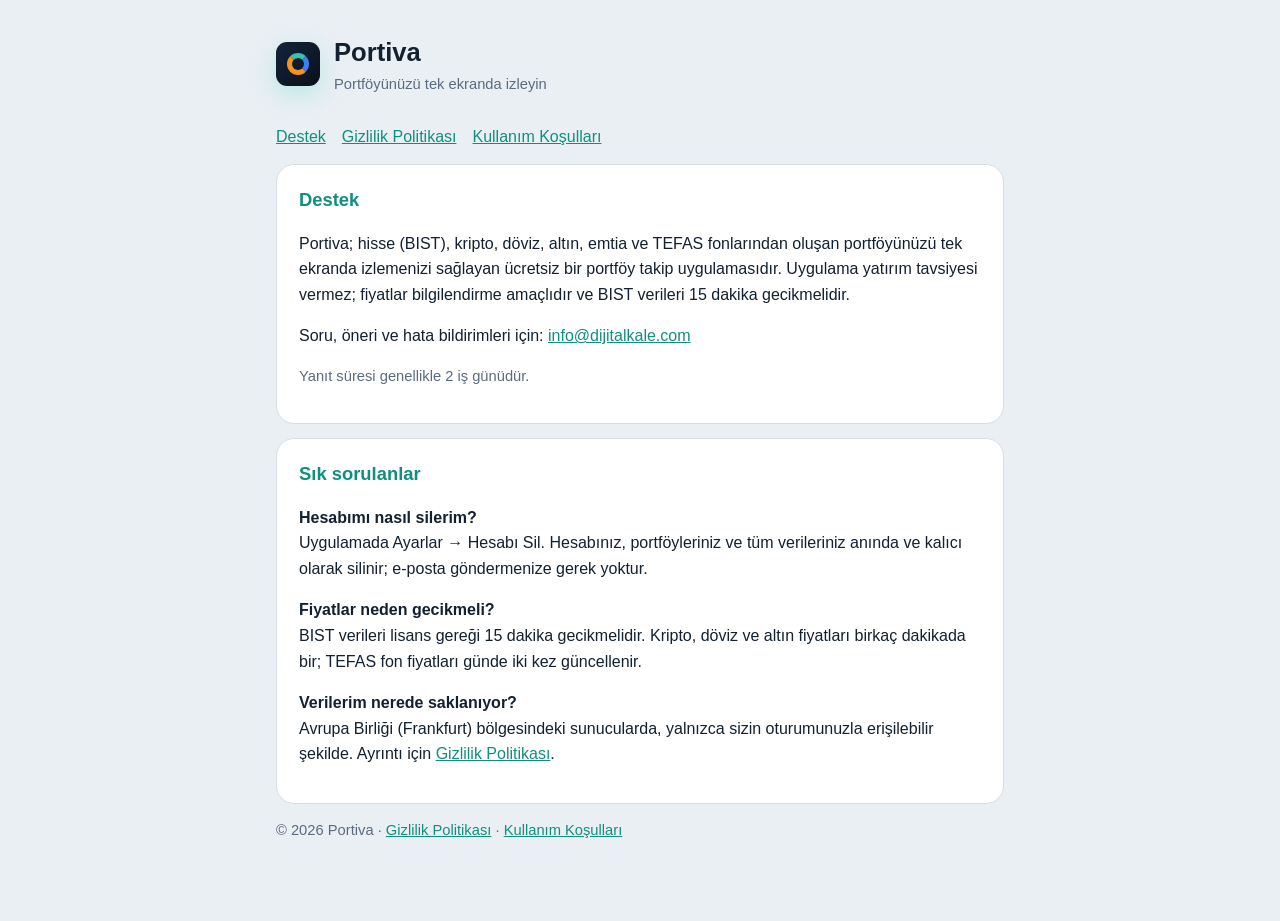
<file: index.html>
<!doctype html><html lang="tr"><head><meta charset="utf-8"><meta name="viewport" content="width=device-width,initial-scale=1">
<title>Portiva — Destek</title><link rel="stylesheet" href="stil.css"></head><body><main>
<header><div class="logo"><span></span></div><div><h1>Portiva</h1><div class="soluk">Portföyünüzü tek ekranda izleyin</div></div></header>
<nav><a href="./">Destek</a><a href="gizlilik.html">Gizlilik Politikası</a><a href="kullanim-kosullari.html">Kullanım Koşulları</a></nav>
<div class="kart"><h2 style="margin-top:0">Destek</h2>
<p>Portiva; hisse (BIST), kripto, döviz, altın, emtia ve TEFAS fonlarından oluşan portföyünüzü tek ekranda izlemenizi sağlayan ücretsiz bir portföy takip uygulamasıdır. Uygulama yatırım tavsiyesi vermez; fiyatlar bilgilendirme amaçlıdır ve BIST verileri 15 dakika gecikmelidir.</p>
<p>Soru, öneri ve hata bildirimleri için: <a href="mailto:info@dijitalkale.com">info@dijitalkale.com</a></p>
<p class="soluk">Yanıt süresi genellikle 2 iş günüdür.</p></div>
<div class="kart"><h2 style="margin-top:0">Sık sorulanlar</h2>
<p><strong>Hesabımı nasıl silerim?</strong><br>Uygulamada Ayarlar → Hesabı Sil. Hesabınız, portföyleriniz ve tüm verileriniz anında ve kalıcı olarak silinir; e-posta göndermenize gerek yoktur.</p>
<p><strong>Fiyatlar neden gecikmeli?</strong><br>BIST verileri lisans gereği 15 dakika gecikmelidir. Kripto, döviz ve altın fiyatları birkaç dakikada bir; TEFAS fon fiyatları günde iki kez güncellenir.</p>
<p><strong>Verilerim nerede saklanıyor?</strong><br>Avrupa Birliği (Frankfurt) bölgesindeki sunucularda, yalnızca sizin oturumunuzla erişilebilir şekilde. Ayrıntı için <a href="gizlilik.html">Gizlilik Politikası</a>.</p></div>
<p class="soluk">© 2026 Portiva · <a href="gizlilik.html">Gizlilik Politikası</a> · <a href="kullanim-kosullari.html">Kullanım Koşulları</a></p>
</main></body></html>
</file>
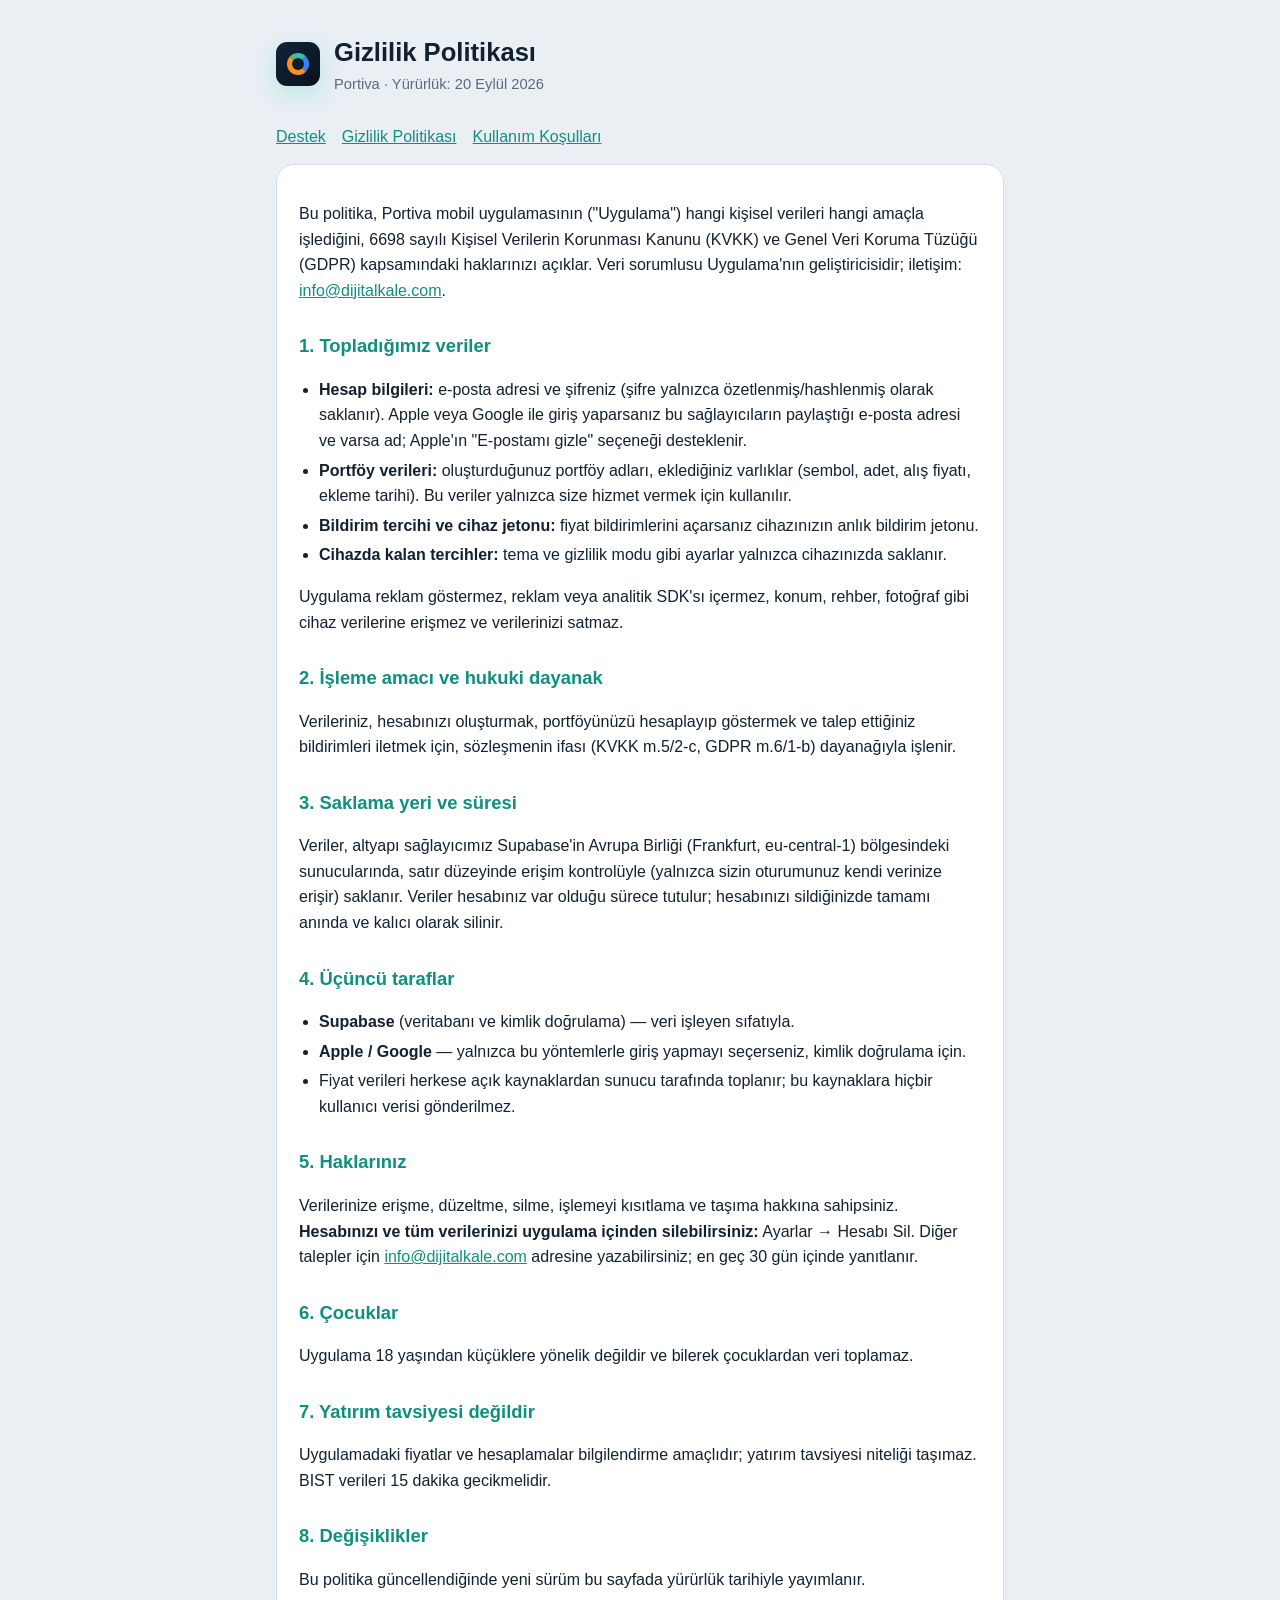
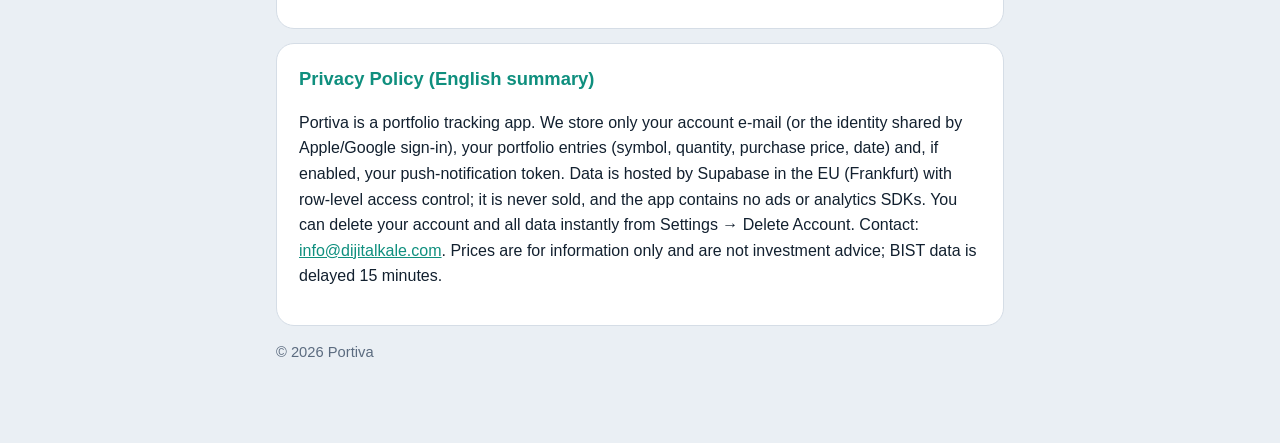
<file: gizlilik.html>
<!doctype html><html lang="tr"><head><meta charset="utf-8"><meta name="viewport" content="width=device-width,initial-scale=1">
<title>Portiva — Gizlilik Politikası</title><link rel="stylesheet" href="stil.css"></head><body><main>
<header><div class="logo"><span></span></div><div><h1>Gizlilik Politikası</h1><div class="soluk">Portiva · Yürürlük: 20 Eylül 2026</div></div></header>
<nav><a href="./">Destek</a><a href="gizlilik.html">Gizlilik Politikası</a><a href="kullanim-kosullari.html">Kullanım Koşulları</a></nav>
<div class="kart">
<p>Bu politika, Portiva mobil uygulamasının ("Uygulama") hangi kişisel verileri hangi amaçla işlediğini, 6698 sayılı Kişisel Verilerin Korunması Kanunu (KVKK) ve Genel Veri Koruma Tüzüğü (GDPR) kapsamındaki haklarınızı açıklar. Veri sorumlusu Uygulama'nın geliştiricisidir; iletişim: <a href="mailto:info@dijitalkale.com">info@dijitalkale.com</a>.</p>

<h2>1. Topladığımız veriler</h2>
<ul>
<li><strong>Hesap bilgileri:</strong> e-posta adresi ve şifreniz (şifre yalnızca özetlenmiş/hashlenmiş olarak saklanır). Apple veya Google ile giriş yaparsanız bu sağlayıcıların paylaştığı e-posta adresi ve varsa ad; Apple'ın "E-postamı gizle" seçeneği desteklenir.</li>
<li><strong>Portföy verileri:</strong> oluşturduğunuz portföy adları, eklediğiniz varlıklar (sembol, adet, alış fiyatı, ekleme tarihi). Bu veriler yalnızca size hizmet vermek için kullanılır.</li>
<li><strong>Bildirim tercihi ve cihaz jetonu:</strong> fiyat bildirimlerini açarsanız cihazınızın anlık bildirim jetonu.</li>
<li><strong>Cihazda kalan tercihler:</strong> tema ve gizlilik modu gibi ayarlar yalnızca cihazınızda saklanır.</li>
</ul>
<p>Uygulama reklam göstermez, reklam veya analitik SDK'sı içermez, konum, rehber, fotoğraf gibi cihaz verilerine erişmez ve verilerinizi satmaz.</p>

<h2>2. İşleme amacı ve hukuki dayanak</h2>
<p>Verileriniz, hesabınızı oluşturmak, portföyünüzü hesaplayıp göstermek ve talep ettiğiniz bildirimleri iletmek için, sözleşmenin ifası (KVKK m.5/2-c, GDPR m.6/1-b) dayanağıyla işlenir.</p>

<h2>3. Saklama yeri ve süresi</h2>
<p>Veriler, altyapı sağlayıcımız Supabase'in Avrupa Birliği (Frankfurt, eu-central-1) bölgesindeki sunucularında, satır düzeyinde erişim kontrolüyle (yalnızca sizin oturumunuz kendi verinize erişir) saklanır. Veriler hesabınız var olduğu sürece tutulur; hesabınızı sildiğinizde tamamı anında ve kalıcı olarak silinir.</p>

<h2>4. Üçüncü taraflar</h2>
<ul>
<li><strong>Supabase</strong> (veritabanı ve kimlik doğrulama) — veri işleyen sıfatıyla.</li>
<li><strong>Apple / Google</strong> — yalnızca bu yöntemlerle giriş yapmayı seçerseniz, kimlik doğrulama için.</li>
<li>Fiyat verileri herkese açık kaynaklardan sunucu tarafında toplanır; bu kaynaklara hiçbir kullanıcı verisi gönderilmez.</li>
</ul>

<h2>5. Haklarınız</h2>
<p>Verilerinize erişme, düzeltme, silme, işlemeyi kısıtlama ve taşıma hakkına sahipsiniz. <strong>Hesabınızı ve tüm verilerinizi uygulama içinden silebilirsiniz:</strong> Ayarlar → Hesabı Sil. Diğer talepler için <a href="mailto:info@dijitalkale.com">info@dijitalkale.com</a> adresine yazabilirsiniz; en geç 30 gün içinde yanıtlanır.</p>

<h2>6. Çocuklar</h2>
<p>Uygulama 18 yaşından küçüklere yönelik değildir ve bilerek çocuklardan veri toplamaz.</p>

<h2>7. Yatırım tavsiyesi değildir</h2>
<p>Uygulamadaki fiyatlar ve hesaplamalar bilgilendirme amaçlıdır; yatırım tavsiyesi niteliği taşımaz. BIST verileri 15 dakika gecikmelidir.</p>

<h2>8. Değişiklikler</h2>
<p>Bu politika güncellendiğinde yeni sürüm bu sayfada yürürlük tarihiyle yayımlanır.</p>
</div>

<div class="kart"><h2 style="margin-top:0">Privacy Policy (English summary)</h2>
<p>Portiva is a portfolio tracking app. We store only your account e-mail (or the identity shared by Apple/Google sign-in), your portfolio entries (symbol, quantity, purchase price, date) and, if enabled, your push-notification token. Data is hosted by Supabase in the EU (Frankfurt) with row-level access control; it is never sold, and the app contains no ads or analytics SDKs. You can delete your account and all data instantly from Settings → Delete Account. Contact: <a href="mailto:info@dijitalkale.com">info@dijitalkale.com</a>. Prices are for information only and are not investment advice; BIST data is delayed 15 minutes.</p></div>
<p class="soluk">© 2026 Portiva</p>
</main></body></html>
</file>
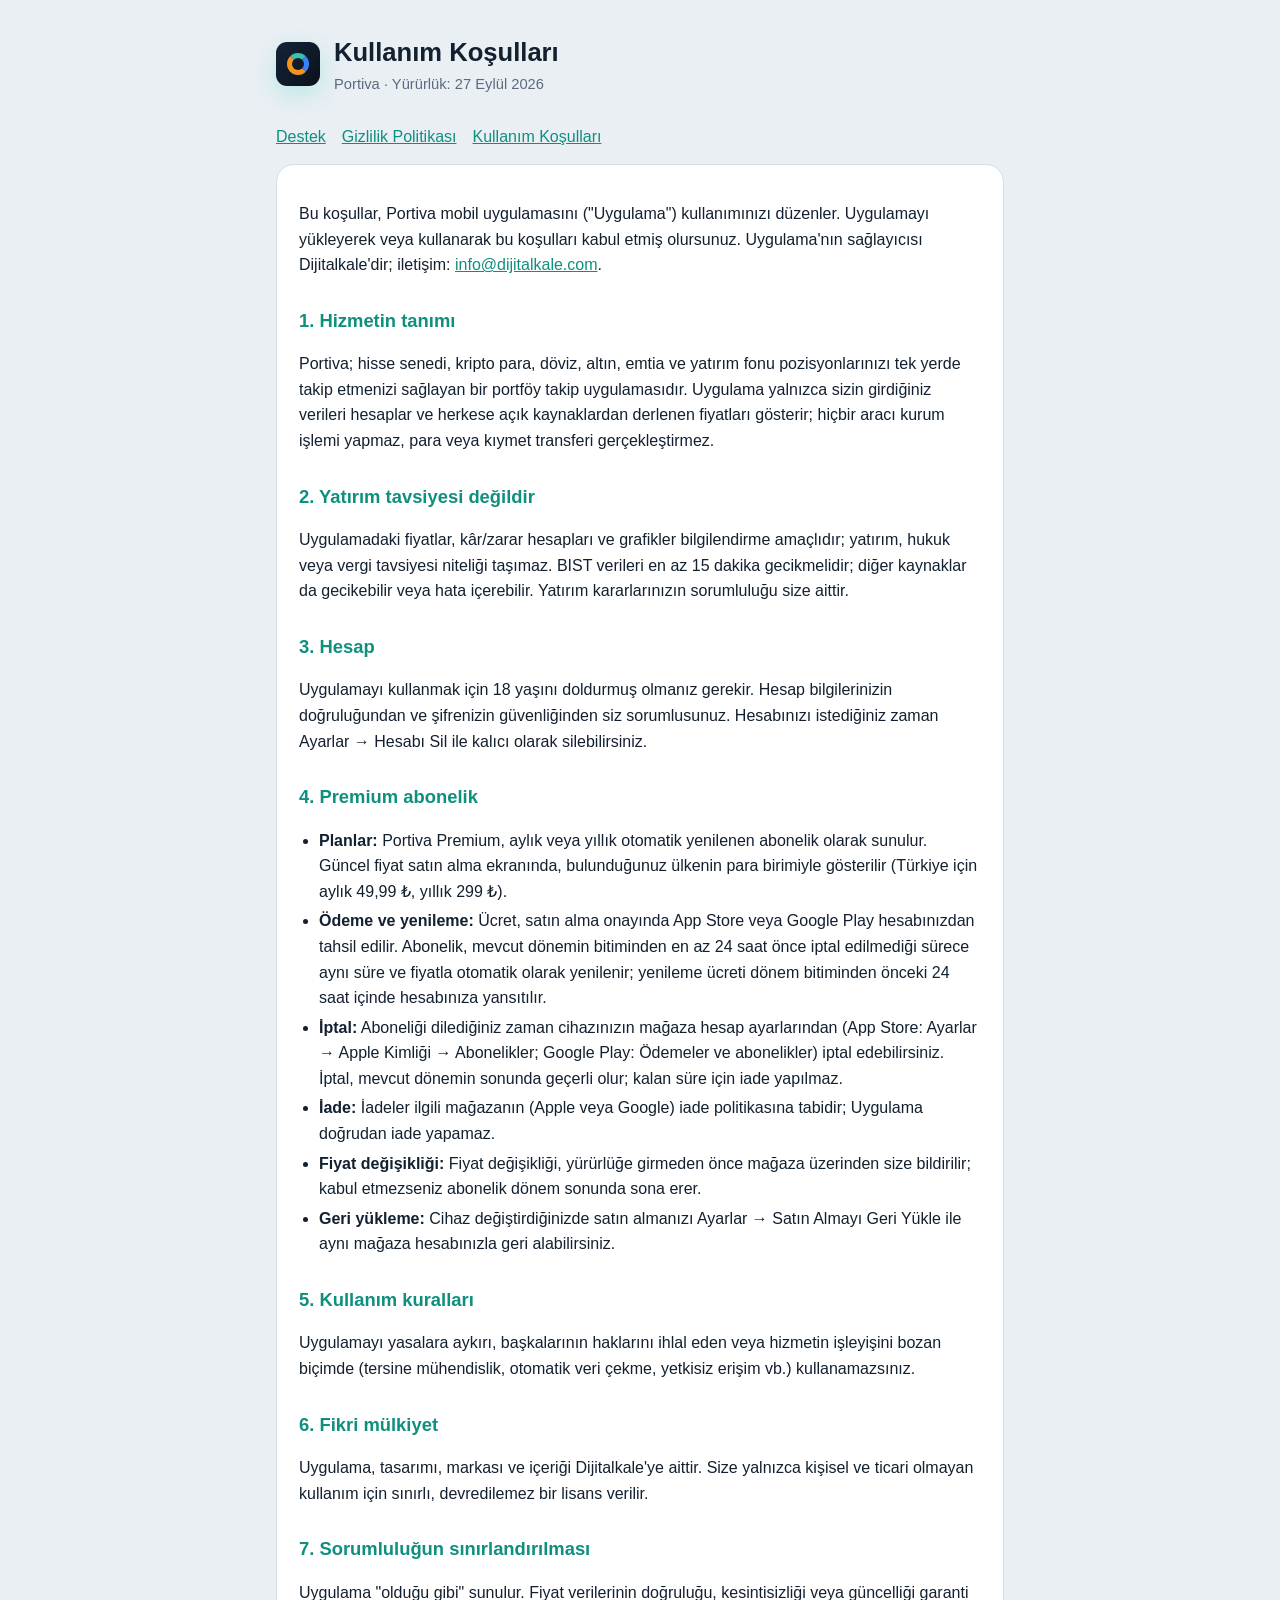
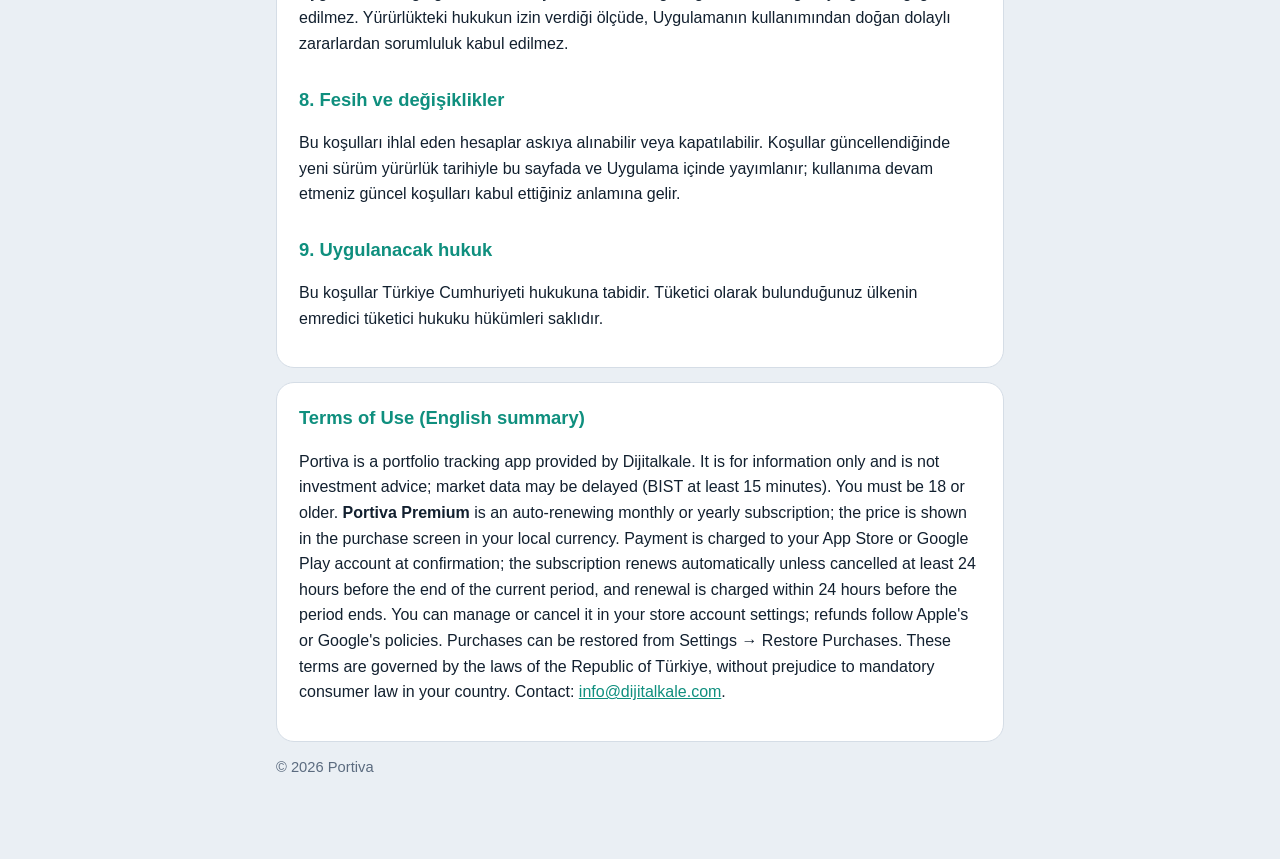
<file: kullanim-kosullari.html>
<!doctype html><html lang="tr"><head><meta charset="utf-8"><meta name="viewport" content="width=device-width,initial-scale=1">
<title>Portiva — Kullanım Koşulları</title><link rel="stylesheet" href="stil.css"></head><body><main>
<header><div class="logo"><span></span></div><div><h1>Kullanım Koşulları</h1><div class="soluk">Portiva · Yürürlük: 27 Eylül 2026</div></div></header>
<nav><a href="./">Destek</a><a href="gizlilik.html">Gizlilik Politikası</a><a href="kullanim-kosullari.html">Kullanım Koşulları</a></nav>
<div class="kart">
<p>Bu koşullar, Portiva mobil uygulamasını ("Uygulama") kullanımınızı düzenler. Uygulamayı yükleyerek veya kullanarak bu koşulları kabul etmiş olursunuz. Uygulama'nın sağlayıcısı Dijitalkale'dir; iletişim: <a href="mailto:info@dijitalkale.com">info@dijitalkale.com</a>.</p>

<h2>1. Hizmetin tanımı</h2>
<p>Portiva; hisse senedi, kripto para, döviz, altın, emtia ve yatırım fonu pozisyonlarınızı tek yerde takip etmenizi sağlayan bir portföy takip uygulamasıdır. Uygulama yalnızca sizin girdiğiniz verileri hesaplar ve herkese açık kaynaklardan derlenen fiyatları gösterir; hiçbir aracı kurum işlemi yapmaz, para veya kıymet transferi gerçekleştirmez.</p>

<h2>2. Yatırım tavsiyesi değildir</h2>
<p>Uygulamadaki fiyatlar, kâr/zarar hesapları ve grafikler bilgilendirme amaçlıdır; yatırım, hukuk veya vergi tavsiyesi niteliği taşımaz. BIST verileri en az 15 dakika gecikmelidir; diğer kaynaklar da gecikebilir veya hata içerebilir. Yatırım kararlarınızın sorumluluğu size aittir.</p>

<h2>3. Hesap</h2>
<p>Uygulamayı kullanmak için 18 yaşını doldurmuş olmanız gerekir. Hesap bilgilerinizin doğruluğundan ve şifrenizin güvenliğinden siz sorumlusunuz. Hesabınızı istediğiniz zaman Ayarlar → Hesabı Sil ile kalıcı olarak silebilirsiniz.</p>

<h2>4. Premium abonelik</h2>
<ul>
<li><strong>Planlar:</strong> Portiva Premium, aylık veya yıllık otomatik yenilenen abonelik olarak sunulur. Güncel fiyat satın alma ekranında, bulunduğunuz ülkenin para birimiyle gösterilir (Türkiye için aylık 49,99 ₺, yıllık 299 ₺).</li>
<li><strong>Ödeme ve yenileme:</strong> Ücret, satın alma onayında App Store veya Google Play hesabınızdan tahsil edilir. Abonelik, mevcut dönemin bitiminden en az 24 saat önce iptal edilmediği sürece aynı süre ve fiyatla otomatik olarak yenilenir; yenileme ücreti dönem bitiminden önceki 24 saat içinde hesabınıza yansıtılır.</li>
<li><strong>İptal:</strong> Aboneliği dilediğiniz zaman cihazınızın mağaza hesap ayarlarından (App Store: Ayarlar → Apple Kimliği → Abonelikler; Google Play: Ödemeler ve abonelikler) iptal edebilirsiniz. İptal, mevcut dönemin sonunda geçerli olur; kalan süre için iade yapılmaz.</li>
<li><strong>İade:</strong> İadeler ilgili mağazanın (Apple veya Google) iade politikasına tabidir; Uygulama doğrudan iade yapamaz.</li>
<li><strong>Fiyat değişikliği:</strong> Fiyat değişikliği, yürürlüğe girmeden önce mağaza üzerinden size bildirilir; kabul etmezseniz abonelik dönem sonunda sona erer.</li>
<li><strong>Geri yükleme:</strong> Cihaz değiştirdiğinizde satın almanızı Ayarlar → Satın Almayı Geri Yükle ile aynı mağaza hesabınızla geri alabilirsiniz.</li>
</ul>

<h2>5. Kullanım kuralları</h2>
<p>Uygulamayı yasalara aykırı, başkalarının haklarını ihlal eden veya hizmetin işleyişini bozan biçimde (tersine mühendislik, otomatik veri çekme, yetkisiz erişim vb.) kullanamazsınız.</p>

<h2>6. Fikri mülkiyet</h2>
<p>Uygulama, tasarımı, markası ve içeriği Dijitalkale'ye aittir. Size yalnızca kişisel ve ticari olmayan kullanım için sınırlı, devredilemez bir lisans verilir.</p>

<h2>7. Sorumluluğun sınırlandırılması</h2>
<p>Uygulama "olduğu gibi" sunulur. Fiyat verilerinin doğruluğu, kesintisizliği veya güncelliği garanti edilmez. Yürürlükteki hukukun izin verdiği ölçüde, Uygulamanın kullanımından doğan dolaylı zararlardan sorumluluk kabul edilmez.</p>

<h2>8. Fesih ve değişiklikler</h2>
<p>Bu koşulları ihlal eden hesaplar askıya alınabilir veya kapatılabilir. Koşullar güncellendiğinde yeni sürüm yürürlük tarihiyle bu sayfada ve Uygulama içinde yayımlanır; kullanıma devam etmeniz güncel koşulları kabul ettiğiniz anlamına gelir.</p>

<h2>9. Uygulanacak hukuk</h2>
<p>Bu koşullar Türkiye Cumhuriyeti hukukuna tabidir. Tüketici olarak bulunduğunuz ülkenin emredici tüketici hukuku hükümleri saklıdır.</p>
</div>

<div class="kart"><h2 style="margin-top:0">Terms of Use (English summary)</h2>
<p>Portiva is a portfolio tracking app provided by Dijitalkale. It is for information only and is not investment advice; market data may be delayed (BIST at least 15 minutes). You must be 18 or older. <strong>Portiva Premium</strong> is an auto-renewing monthly or yearly subscription; the price is shown in the purchase screen in your local currency. Payment is charged to your App Store or Google Play account at confirmation; the subscription renews automatically unless cancelled at least 24 hours before the end of the current period, and renewal is charged within 24 hours before the period ends. You can manage or cancel it in your store account settings; refunds follow Apple's or Google's policies. Purchases can be restored from Settings → Restore Purchases. These terms are governed by the laws of the Republic of Türkiye, without prejudice to mandatory consumer law in your country. Contact: <a href="mailto:info@dijitalkale.com">info@dijitalkale.com</a>.</p></div>
<p class="soluk">© 2026 Portiva</p>
</main></body></html>
</file>
<file: stil.css>
:root{--zemin:#0B111A;--kart:#131E2E;--kenar:#22334A;--metin:#E8EEF5;--soluk:#93A3B8;--vurgu:#35C2AF}
@media (prefers-color-scheme: light){:root{--zemin:#EAEFF4;--kart:#FFFFFF;--kenar:#D5DDE6;--metin:#12202F;--soluk:#5B6B7F;--vurgu:#0F8F7E}}
*{box-sizing:border-box}body{margin:0;background:var(--zemin);color:var(--metin);font:16px/1.6 -apple-system,BlinkMacSystemFont,"Segoe UI",Roboto,sans-serif}
main{max-width:760px;margin:0 auto;padding:32px 16px 64px}
header{display:flex;align-items:center;gap:14px;margin-bottom:28px}
header .logo{width:44px;height:44px;border-radius:11px;background:linear-gradient(135deg,#13233A,#0B111A);display:grid;place-items:center;box-shadow:0 8px 24px rgba(45,212,191,.25)}
header .logo span{width:22px;height:22px;border-radius:50%;border:5px solid #F7931A;border-top-color:#35C2AF;border-right-color:#3B82F6;display:block}
h1{font-size:1.6rem;margin:0}h2{font-size:1.15rem;margin:28px 0 8px;color:var(--vurgu)}
.kart{background:var(--kart);border:1px solid var(--kenar);border-radius:18px;padding:20px 22px;margin:14px 0}
a{color:var(--vurgu)}.soluk{color:var(--soluk);font-size:.92rem}ul{padding-left:20px}li{margin:4px 0}
nav a{margin-right:16px}
</file>
